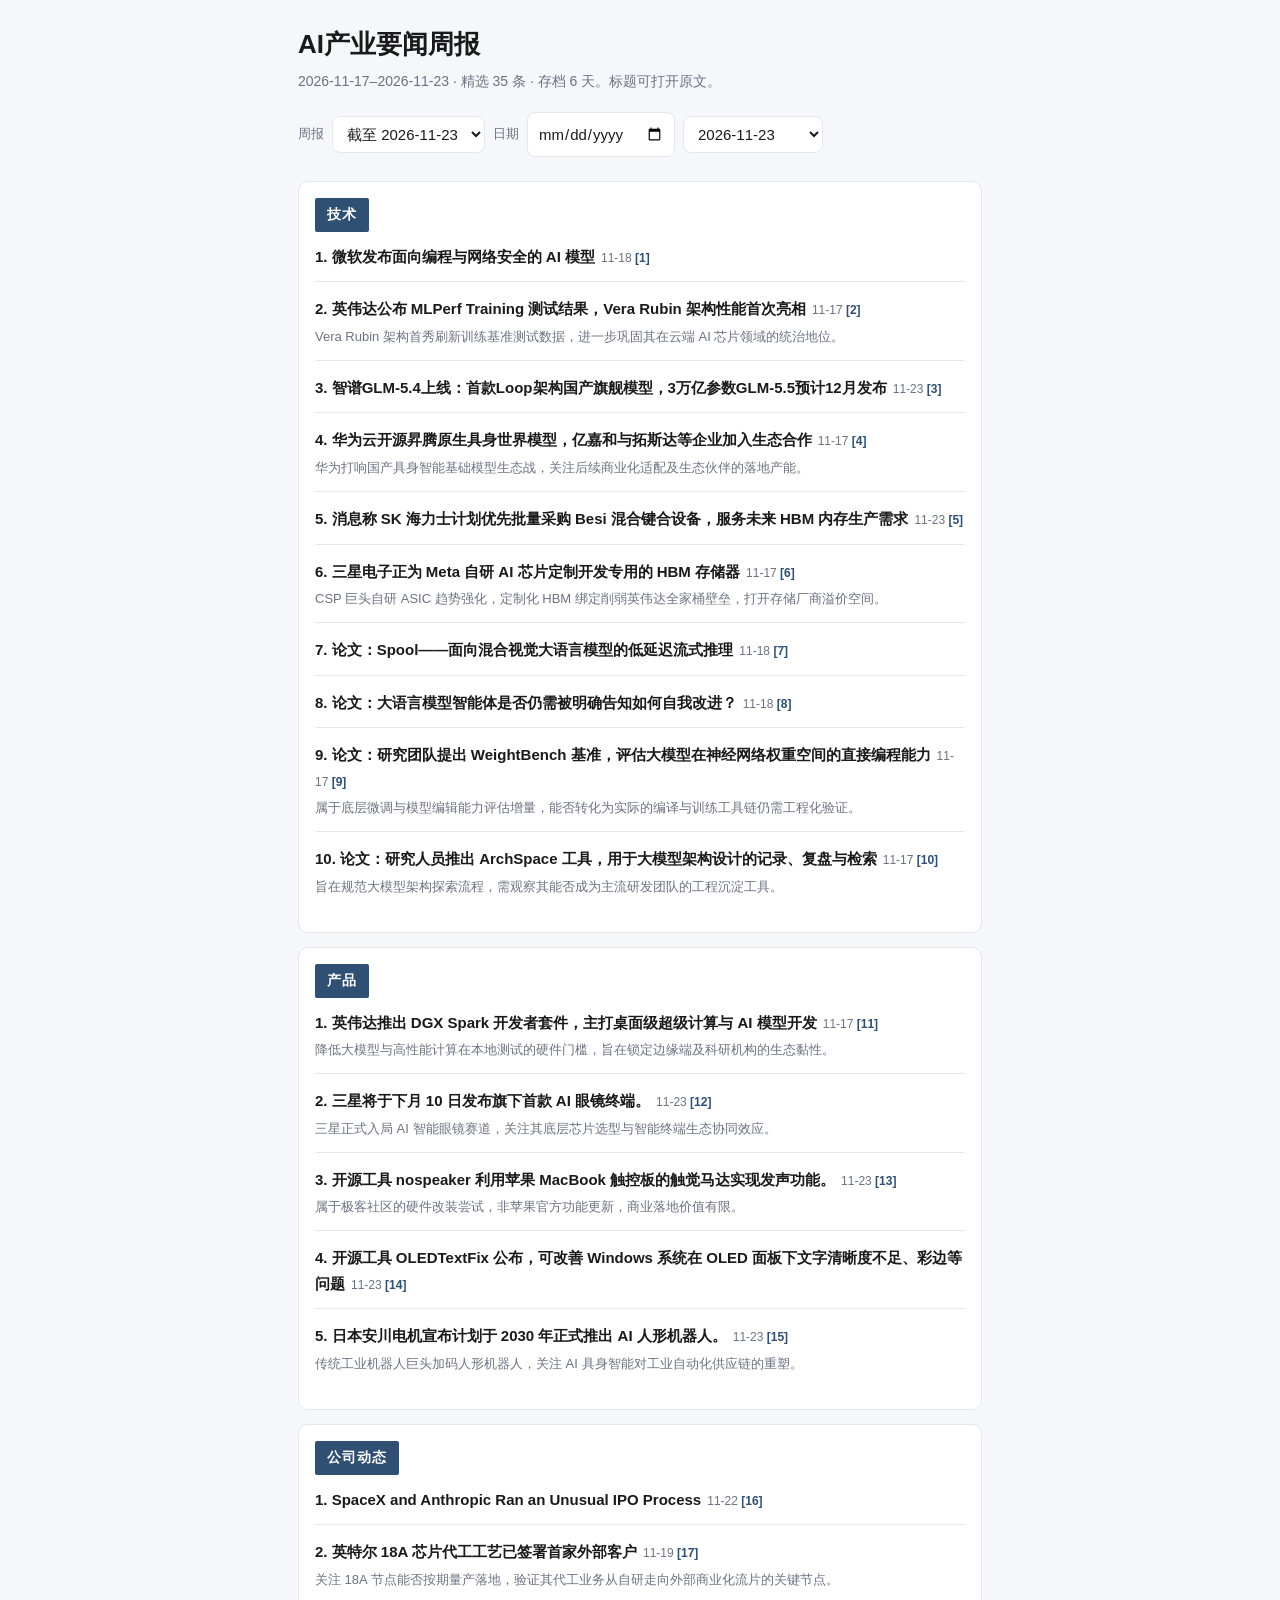
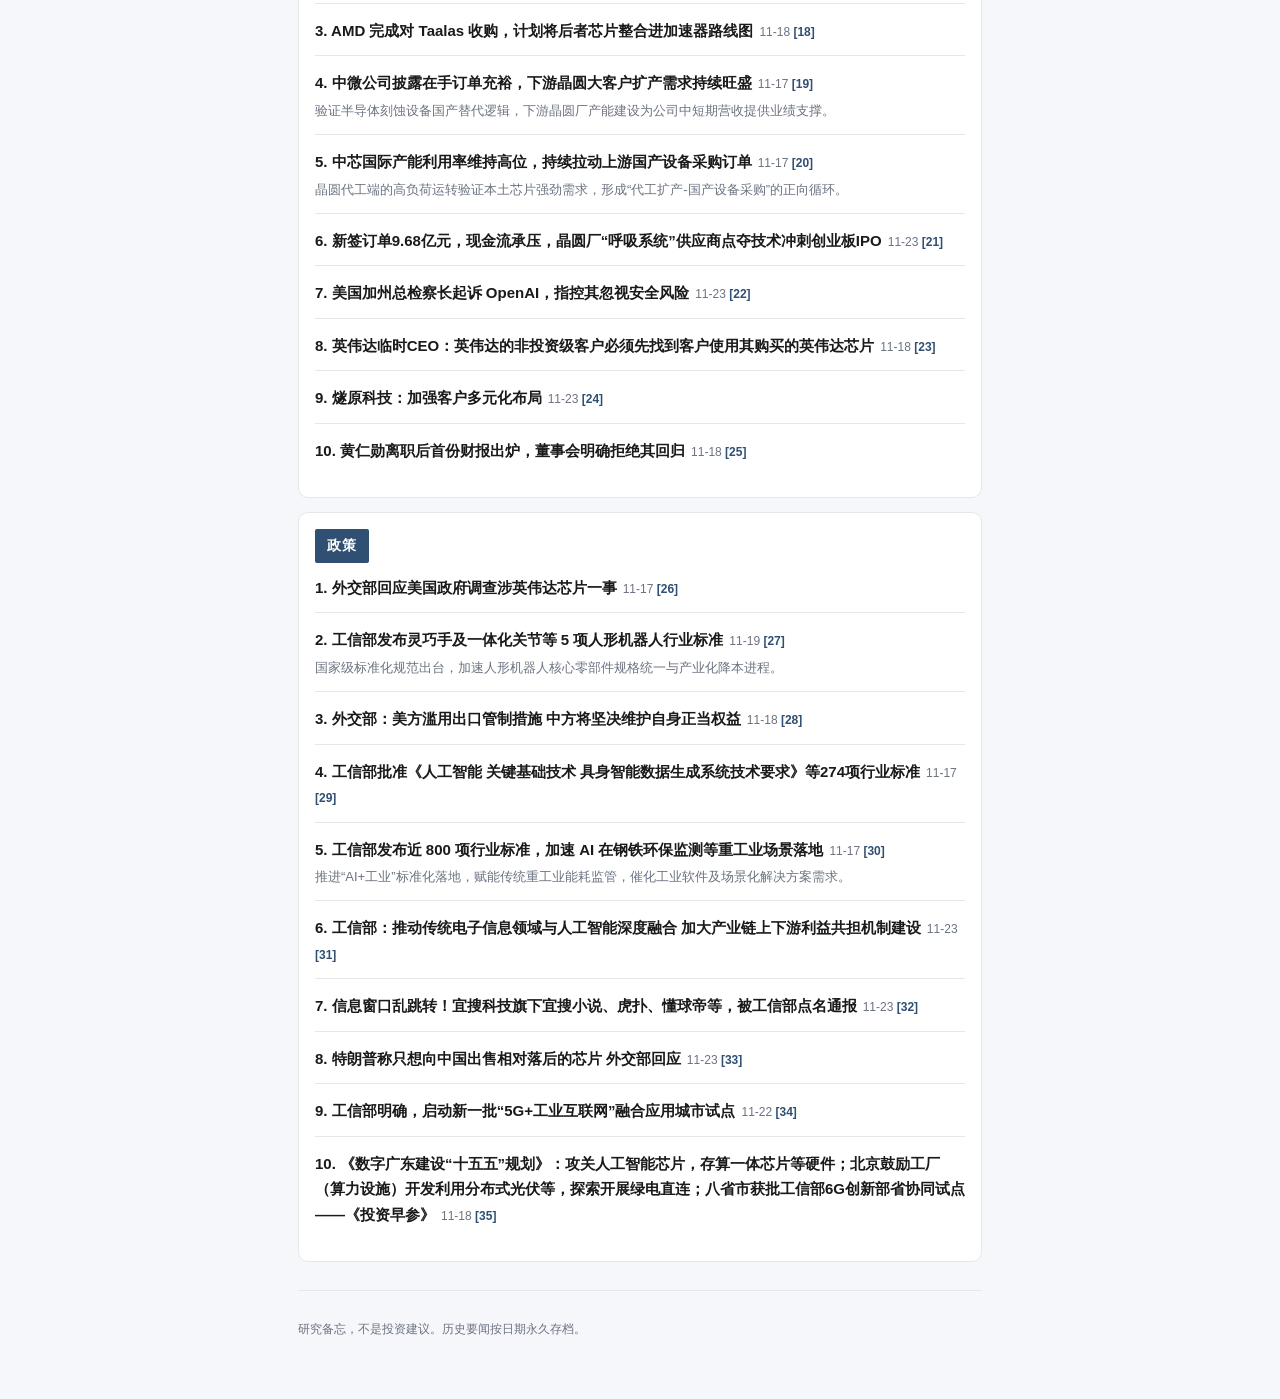
<file: index.html>
<!DOCTYPE html>
<html lang="zh-CN">
<head>
  <meta charset="utf-8" />
  <meta name="viewport" content="width=device-width, initial-scale=1" />
  <title>开眼AI观 · 要闻速递</title>
  <meta http-equiv="Cache-Control" content="no-cache" />
  <link rel="stylesheet" href="styles.css?v=20261123c" />
</head>
<body>
  <main class="wrap">
    <header class="hero">
      <p class="eyebrow" id="eyebrow">开眼AI观</p>
      <h1 id="hero-title">要闻速递</h1>
      <p id="hero-sub" class="sub">按日期查阅 AI 产业精选；公众号文末「阅读原文」可直达当日链接。</p>
      <div class="date-bar">
        <label for="week-list">周报</label>
        <select id="week-list" aria-label="已存档周报"></select>
        <label for="date-pick">日期</label>
        <input type="date" id="date-pick" />
        <select id="date-list" aria-label="已存档日期"></select>
      </div>
      <p id="status" class="status" hidden></p>
    </header>
    <div id="content"></div>
    <footer class="foot">
      <p>研究备忘，不是投资建议。历史要闻按日期永久存档。</p>
    </footer>
  </main>
  <script src="app.js?v=20261123e"></script>
</body>
</html>
</file>
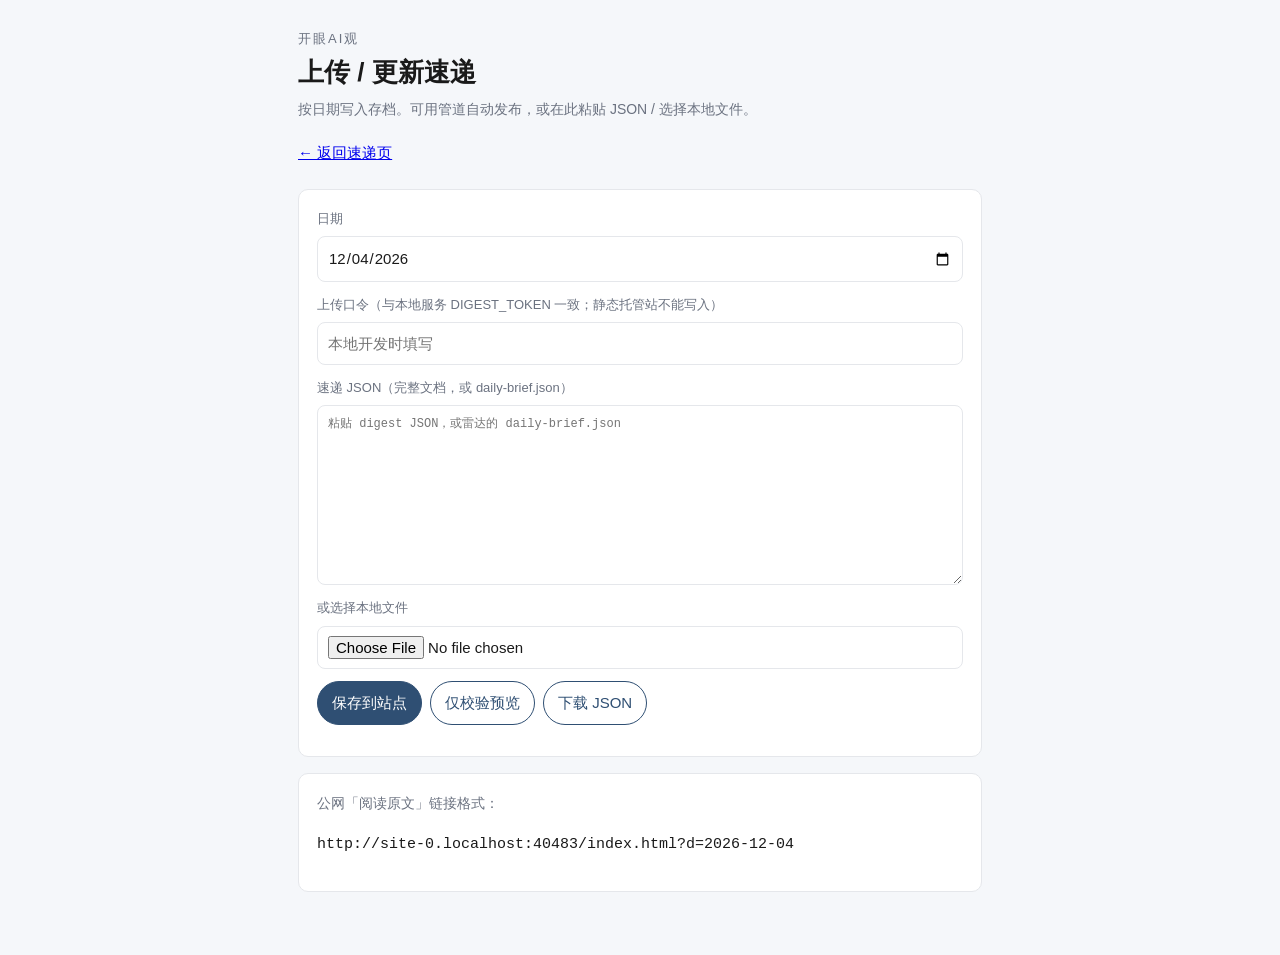
<file: upload.html>
<!DOCTYPE html>
<html lang="zh-CN">
<head>
  <meta charset="utf-8" />
  <meta name="viewport" content="width=device-width, initial-scale=1" />
  <title>上传要闻速递</title>
  <link rel="stylesheet" href="styles.css" />
</head>
<body>
  <main class="wrap">
    <header class="hero">
      <p class="eyebrow">开眼AI观</p>
      <h1>上传 / 更新速递</h1>
      <p class="sub">按日期写入存档。可用管道自动发布，或在此粘贴 JSON / 选择本地文件。</p>
      <p><a href="index.html">← 返回速递页</a></p>
    </header>

    <section class="card">
      <div class="field">
        <label for="up-date">日期</label>
        <input type="date" id="up-date" />
      </div>
      <div class="field">
        <label for="up-token">上传口令（与本地服务 DIGEST_TOKEN 一致；静态托管站不能写入）</label>
        <input type="password" id="up-token" placeholder="本地开发时填写" autocomplete="off" />
      </div>
      <div class="field">
        <label for="up-json">速递 JSON（完整文档，或 daily-brief.json）</label>
        <textarea id="up-json" placeholder='粘贴 digest JSON，或雷达的 daily-brief.json'></textarea>
      </div>
      <div class="field">
        <label for="up-file">或选择本地文件</label>
        <input type="file" id="up-file" accept=".json,application/json" />
      </div>
      <div class="actions">
        <button type="button" class="btn" id="btn-upload">保存到站点</button>
        <button type="button" class="btn ghost" id="btn-preview">仅校验预览</button>
        <button type="button" class="btn ghost" id="btn-download">下载 JSON</button>
      </div>
      <p id="up-msg" class="msg"></p>
    </section>

    <section class="card">
      <p class="sub" style="margin:0">公网「阅读原文」链接格式：</p>
      <p><code id="sample-url">https://你的域名/?d=2026-11-12</code></p>
    </section>
  </main>
  <script src="upload.js"></script>
</body>
</html>
</file>
<file: styles.css>
:root {
  --bg: #f5f7fa;
  --card: #ffffff;
  --ink: #1a1a1a;
  --muted: #6b7280;
  --line: #e5e7eb;
  --accent: #2f4f73;
  --link: #576b95;
}

* {
  box-sizing: border-box;
}

body {
  margin: 0;
  background: var(--bg);
  color: var(--ink);
  font: 15px/1.7 -apple-system, BlinkMacSystemFont, "PingFang SC", "Microsoft YaHei", sans-serif;
}

.wrap {
  max-width: 720px;
  margin: 0 auto;
  padding: 28px 18px 48px;
}

.hero {
  margin-bottom: 24px;
}

.eyebrow {
  margin: 0 0 6px;
  font-size: 13px;
  letter-spacing: 2px;
  color: var(--muted);
}

h1 {
  margin: 0 0 8px;
  font-size: 26px;
  line-height: 1.3;
}

.sub {
  margin: 0 0 18px;
  color: var(--muted);
  font-size: 14px;
}

.date-bar {
  display: flex;
  flex-wrap: wrap;
  gap: 8px;
  align-items: center;
}

.date-bar label {
  font-size: 13px;
  color: var(--muted);
}

.date-bar input,
.date-bar select,
.field input,
.field textarea,
.field select {
  border: 1px solid var(--line);
  border-radius: 8px;
  padding: 8px 10px;
  font: inherit;
  background: var(--card);
  color: var(--ink);
}

.date-bar select {
  min-width: 140px;
}

.status {
  margin: 10px 0 0;
  font-size: 13px;
  color: var(--muted);
  min-height: 1.2em;
}

.section {
  background: var(--card);
  border: 1px solid var(--line);
  border-radius: 10px;
  padding: 16px 16px 8px;
  margin-bottom: 14px;
}

.section-h {
  display: inline-block;
  margin: 0 0 12px;
  padding: 5px 12px;
  background: var(--accent);
  color: #fff;
  font-size: 14px;
  font-weight: 700;
  letter-spacing: 1px;
  border-radius: 2px;
}

.item {
  margin: 0 0 14px;
  padding-bottom: 12px;
  border-bottom: 1px solid var(--line);
}

.item:last-child {
  border-bottom: 0;
}

.item a {
  color: var(--ink);
  text-decoration: none;
  font-weight: 650;
}

.item a:hover {
  color: var(--link);
  text-decoration: underline;
}

.mark {
  color: var(--accent);
  font-size: 12px;
  font-weight: 600;
}

.when {
  margin-left: 6px;
  color: var(--muted);
  font-size: 12px;
  font-weight: 500;
}

.so {
  margin: 4px 0 0;
  color: var(--muted);
  font-size: 13px;
}

.empty {
  color: var(--muted);
  font-size: 14px;
}

.foot {
  margin-top: 28px;
  padding-top: 16px;
  border-top: 1px solid var(--line);
  font-size: 12px;
  color: var(--muted);
}

.foot a {
  color: var(--link);
}

/* upload */
.card {
  background: var(--card);
  border: 1px solid var(--line);
  border-radius: 10px;
  padding: 18px;
  margin-bottom: 16px;
}

.field {
  display: flex;
  flex-direction: column;
  gap: 6px;
  margin-bottom: 12px;
}

.field label {
  font-size: 13px;
  color: var(--muted);
}

.field textarea {
  min-height: 180px;
  resize: vertical;
  font-family: ui-monospace, Consolas, monospace;
  font-size: 12px;
}

.actions {
  display: flex;
  flex-wrap: wrap;
  gap: 8px;
}

.btn {
  border: 1px solid var(--accent);
  background: var(--accent);
  color: #fff;
  border-radius: 999px;
  padding: 8px 14px;
  font: inherit;
  cursor: pointer;
}

.btn.ghost {
  background: transparent;
  color: var(--accent);
}

.msg {
  margin-top: 10px;
  font-size: 13px;
}

.msg.ok {
  color: #067647;
}

.msg.err {
  color: #b42318;
}
</file>
